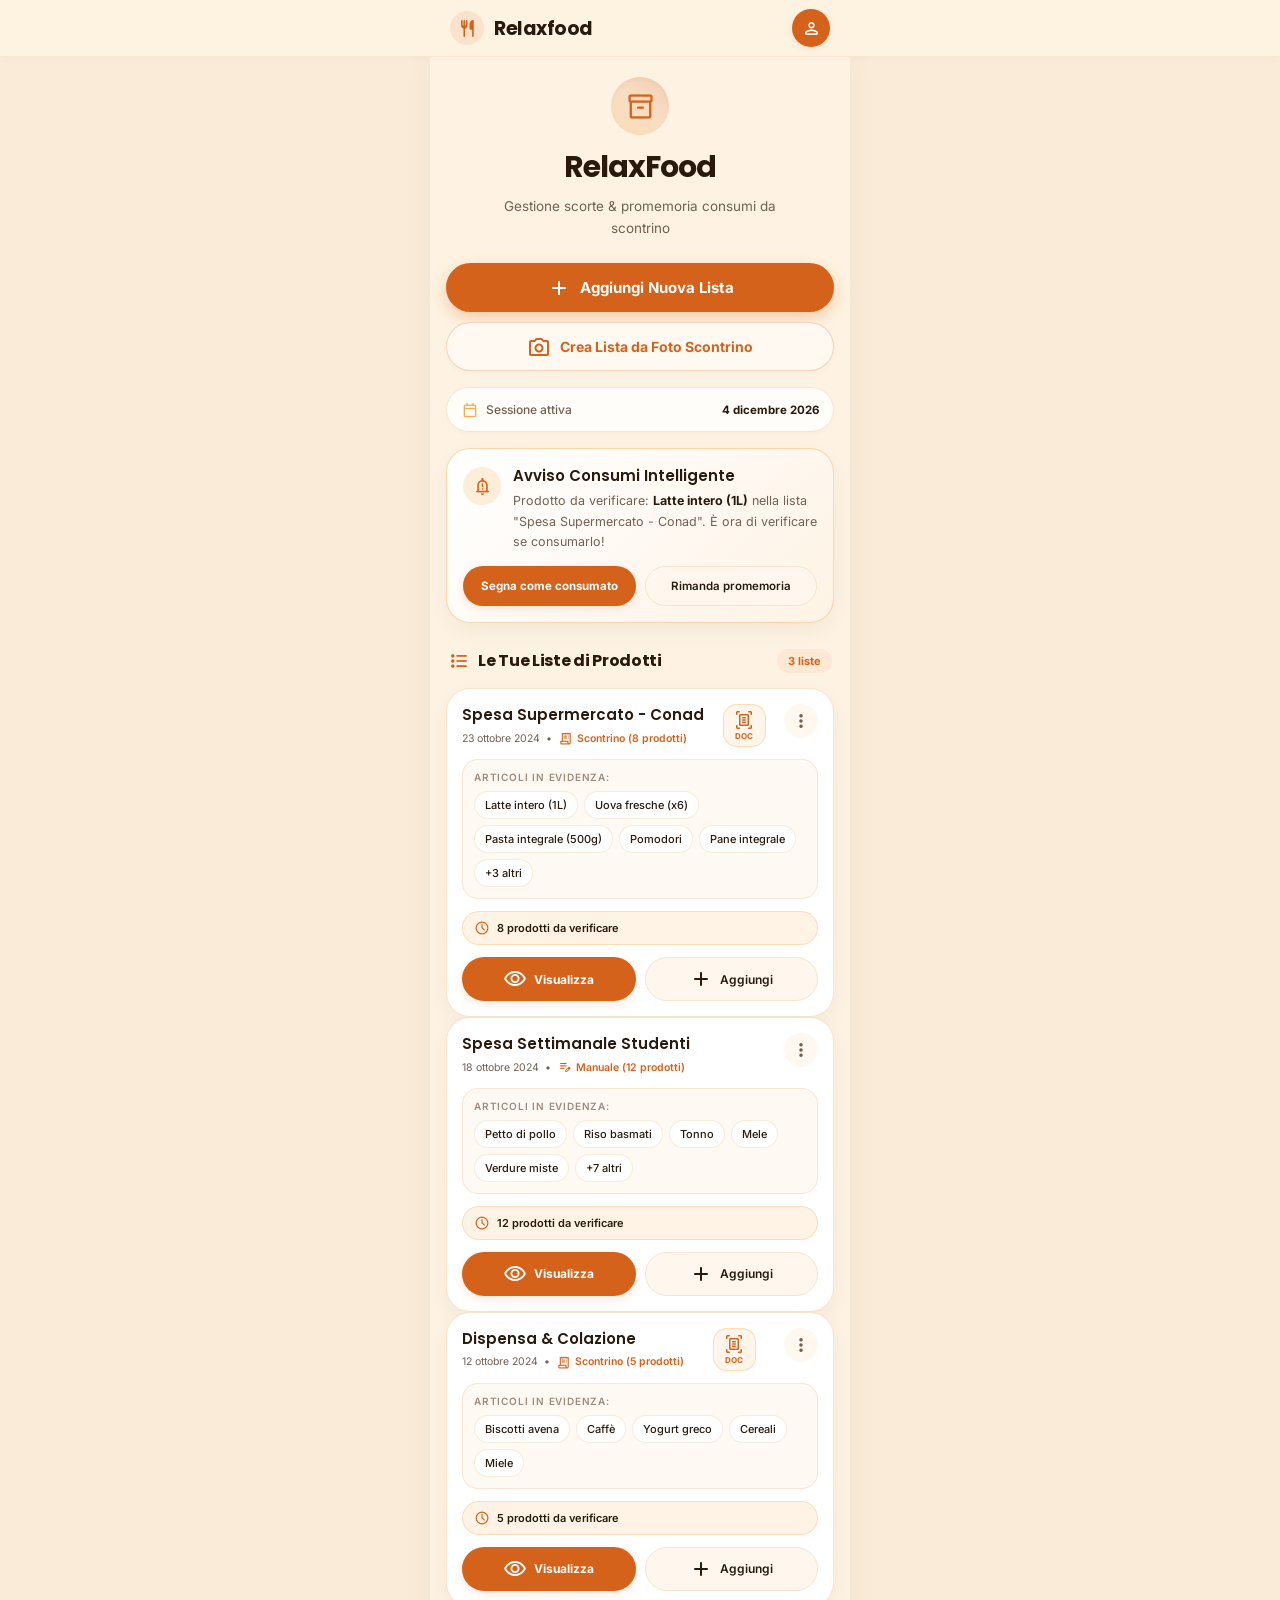
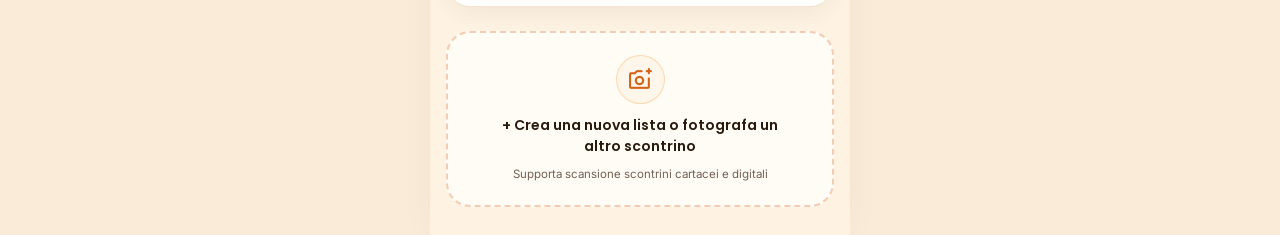
<file: index.html>
<!DOCTYPE html>
<html lang="it">
<head>
  <meta charset="UTF-8">
  <meta name="viewport" content="width=device-width, initial-scale=1.0, viewport-fit=cover">
  <meta name="theme-color" content="#FEF3E2">
  <link rel="shortcut icon" href="img/food.png" type="image/x-icon">
  <title>RelaxFood</title>
  <!-- === FONT E ICONE === -->
  <link rel="preconnect" href="https://fonts.googleapis.com">
  <link rel="preconnect" href="https://fonts.gstatic.com" crossorigin>
  <link rel="stylesheet" href="style.css">
  <link href="https://fonts.googleapis.com/css2?family=Inter:wght@400;500;600;700&family=Poppins:wght@500;600;700&display=swap" rel="stylesheet">
  <link href="https://fonts.googleapis.com/css2?family=Material+Symbols+Rounded:opsz,wght,FILL,GRAD@20..48,400,0,0&display=swap" rel="stylesheet">
</head>

<body>
  <!-- === HEADER E LOGO === -->
  <header class="app-header">
    <div class="header-inner">
      <div class="brand">
        <div class="brand-icon">
          <span class="material-symbols-rounded">restaurant</span>
        </div>
        <h1>Relaxfood</h1>
      </div>

      <button class="profile-button" id="profileButton" type="button" aria-label="Profilo">
        <span class="material-symbols-rounded">person</span>
      </button>
    </div>
  </header>

  <!-- === CONTENUTO PRINCIPALE === -->
  <main>
    <!-- === INTRODUZIONE === -->
    <section class="intro" aria-labelledby="pageTitle">
      <div class="intro-icon">
        <span class="material-symbols-rounded">inventory_2</span>
      </div>
      <h2 id="pageTitle">RelaxFood</h2>
      <p>Gestione scorte &amp; promemoria consumi da scontrino</p>
    </section>

    <!-- === AZIONI PRINCIPALI === -->
    <section class="main-actions" aria-label="Crea una lista">
      <button class="primary-button" id="newListButton" type="button">
        <span class="material-symbols-rounded">add</span>
        <span>Aggiungi Nuova Lista</span>
      </button>

      <button class="secondary-button" id="receiptButton" type="button">
        <span class="material-symbols-rounded">photo_camera</span>
        <span>Crea Lista da Foto Scontrino</span>
      </button>
    </section>

    <!-- === MODULO DI CREAZIONE LISTA === -->
    <section class="creation-panel hidden" id="creationPanel" aria-labelledby="creationTitle">
      <div class="panel-heading">
        <h3 id="creationTitle">Nuova lista</h3>
        <button class="icon-button" id="closeCreationButton" type="button" aria-label="Chiudi modulo">
          <span class="material-symbols-rounded">close</span>
        </button>
      </div>

      <form id="listForm">
        <div class="field">
          <label for="listName">Nome della lista</label>
          <input id="listName" name="listName" type="text" maxlength="80"
                 placeholder="Es. Spesa settimanale" required>
        </div>

        <div class="creation-date">
          <span class="material-symbols-rounded">calendar_today</span>
          <span>Data della lista: <strong id="creationDate"></strong></span>
        </div>

        <div class="field">
          <label>Prodotti acquistati</label>
          <span class="field-hint">Inserisci un prodotto per riga e, se la conosci, la sua data di scadenza.</span>
          <div class="product-entry-list" id="manualProductRows"></div>
          <button class="add-product-row-button" id="addManualProductButton" type="button">
            <span class="material-symbols-rounded">add</span> Aggiungi prodotto
          </button>
        </div>

        <div class="form-actions">
          <button class="secondary-button" id="cancelCreationButton" type="button">Annulla</button>
          <button class="primary-button" type="submit">
            <span class="material-symbols-rounded">check</span>
            Crea lista
          </button>
        </div>
      </form>
    </section>

    <!-- === DATA DELLA SESSIONE === -->
    <section class="session-badge" aria-label="Data corrente">
      <div class="session-label">
        <span class="material-symbols-rounded">calendar_today</span>
        <span>Sessione attiva</span>
      </div>
      <span class="session-date" id="todayDate"></span>
    </section>

    <!-- === PROMEMORIA CONSUMI === -->
    <section class="reminder-card" id="reminderCard" aria-labelledby="reminderTitle">
      <div class="reminder-top">
        <div class="reminder-icon">
          <span class="material-symbols-rounded">notification_important</span>
        </div>

        <div class="reminder-content">
          <h3 id="reminderTitle">Avviso Consumi Intelligente</h3>
          <p id="reminderText">
            Hai acquistato <strong>Latte Intero</strong> nella tua lista della spesa.
            È ora di verificare se consumarlo!
          </p>
        </div>
      </div>

      <div class="reminder-actions">
        <button class="primary-button" id="consumedButton" type="button">
          Segna come consumato
        </button>
        <button class="secondary-button" id="snoozeButton" type="button">
          Rimanda promemoria
        </button>
      </div>
    </section>

    <!-- === ELENCO DELLE LISTE === -->
    <section class="lists-section" aria-labelledby="listsTitle">
      <div class="section-heading">
        <div class="section-title">
          <span class="material-symbols-rounded">format_list_bulleted</span>
          <h3 id="listsTitle">Le Tue Liste di Prodotti</h3>
        </div>
        <span class="list-count" id="listCount">0 liste</span>
      </div>

      <div id="listsContainer" aria-live="polite"></div>
    </section>

    <!-- === CREAZIONE RAPIDA === -->
    <button class="bottom-prompt" id="bottomCreateButton" type="button">
      <span class="bottom-prompt-icon">
        <span class="material-symbols-rounded">add_a_photo</span>
      </span>
      <strong>+ Crea una nuova lista o fotografa un altro scontrino</strong>
      <span>Supporta scansione scontrini cartacei e digitali</span>
    </button>
  </main>

  <!-- === FINESTRA MODALE FOTOCAMERA E SCANNER === -->
  <div class="modal-backdrop hidden" id="photoModal" role="dialog"
       aria-modal="true" aria-labelledby="photoModalTitle">
    <section class="modal">
      <div class="modal-header">
        <h3 id="photoModalTitle">Lista da scontrino</h3>
        <button class="icon-button" id="closePhotoButton" type="button" aria-label="Chiudi">
          <span class="material-symbols-rounded">close</span>
        </button>
      </div>

      <p>
        Fotografa lo scontrino o scegli un'immagine. Se il browser supporta
        il riconoscimento del testo, proveremo a estrarre i prodotti.
        Controlla sempre il risultato prima di creare la lista.
      </p>

      <label class="camera-label" for="receiptInput">
        <span class="material-symbols-rounded">photo_camera</span>
        Scatta una foto o scegli un'immagine
        <input id="receiptInput" type="file" accept="image/*" capture="environment">
      </label>

      <img id="receiptPreview" class="photo-preview hidden" alt="Anteprima dello scontrino">

      <div class="field">
        <label for="receiptListName">Nome della lista</label>
        <input id="receiptListName" type="text" maxlength="80" placeholder="Es. Spesa Conad">
      </div>

      <div class="field">
        <label>Prodotti rilevati o da inserire</label>
        <span class="field-hint">Controlla i nomi e aggiungi la scadenza di ogni alimento, se disponibile. Lo scontrino normalmente non riporta la data di scadenza.</span>
        <div class="product-entry-list" id="receiptProductRows"></div>
        <button class="add-product-row-button" id="addReceiptProductButton" type="button">
          <span class="material-symbols-rounded">add</span> Aggiungi prodotto
        </button>
      </div>

      <p class="feedback" id="photoFeedback" role="status" aria-live="polite"></p>

      <div class="modal-actions">
        <button class="secondary-button" id="cancelPhotoButton" type="button">Annulla</button>
        <button class="primary-button" id="createFromPhotoButton" type="button">Crea lista</button>
      </div>
    </section>
  </div>

  <!-- === FINESTRA MODALE PROFILO === -->
  <div class="modal-backdrop hidden" id="profileModal" role="dialog"
       aria-modal="true" aria-labelledby="profileModalTitle">
    <section class="modal">
      <div class="modal-header">
        <h3 id="profileModalTitle">Il tuo profilo</h3>
        <button class="icon-button" id="closeProfileButton" type="button" aria-label="Chiudi">
          <span class="material-symbols-rounded">close</span>
        </button>
      </div>
      <p>Benvenuto in RelaxFood! Le tue liste sono salvate in questo browser.</p>
      <div class="creation-date">
        <span class="material-symbols-rounded">inventory_2</span>
        <span id="profileStats">Le tue liste: 0</span>
      </div>
      <button class="primary-button full-width" id="closeProfileAction" type="button">Chiudi</button>
    </section>
  </div>

  <!-- === MESSAGGIO DI CONFERMA === -->
  <div class="toast hidden" id="toast" role="status" aria-live="polite"></div>
  <script src="script.js"></script>
</body>
</html>
</file>
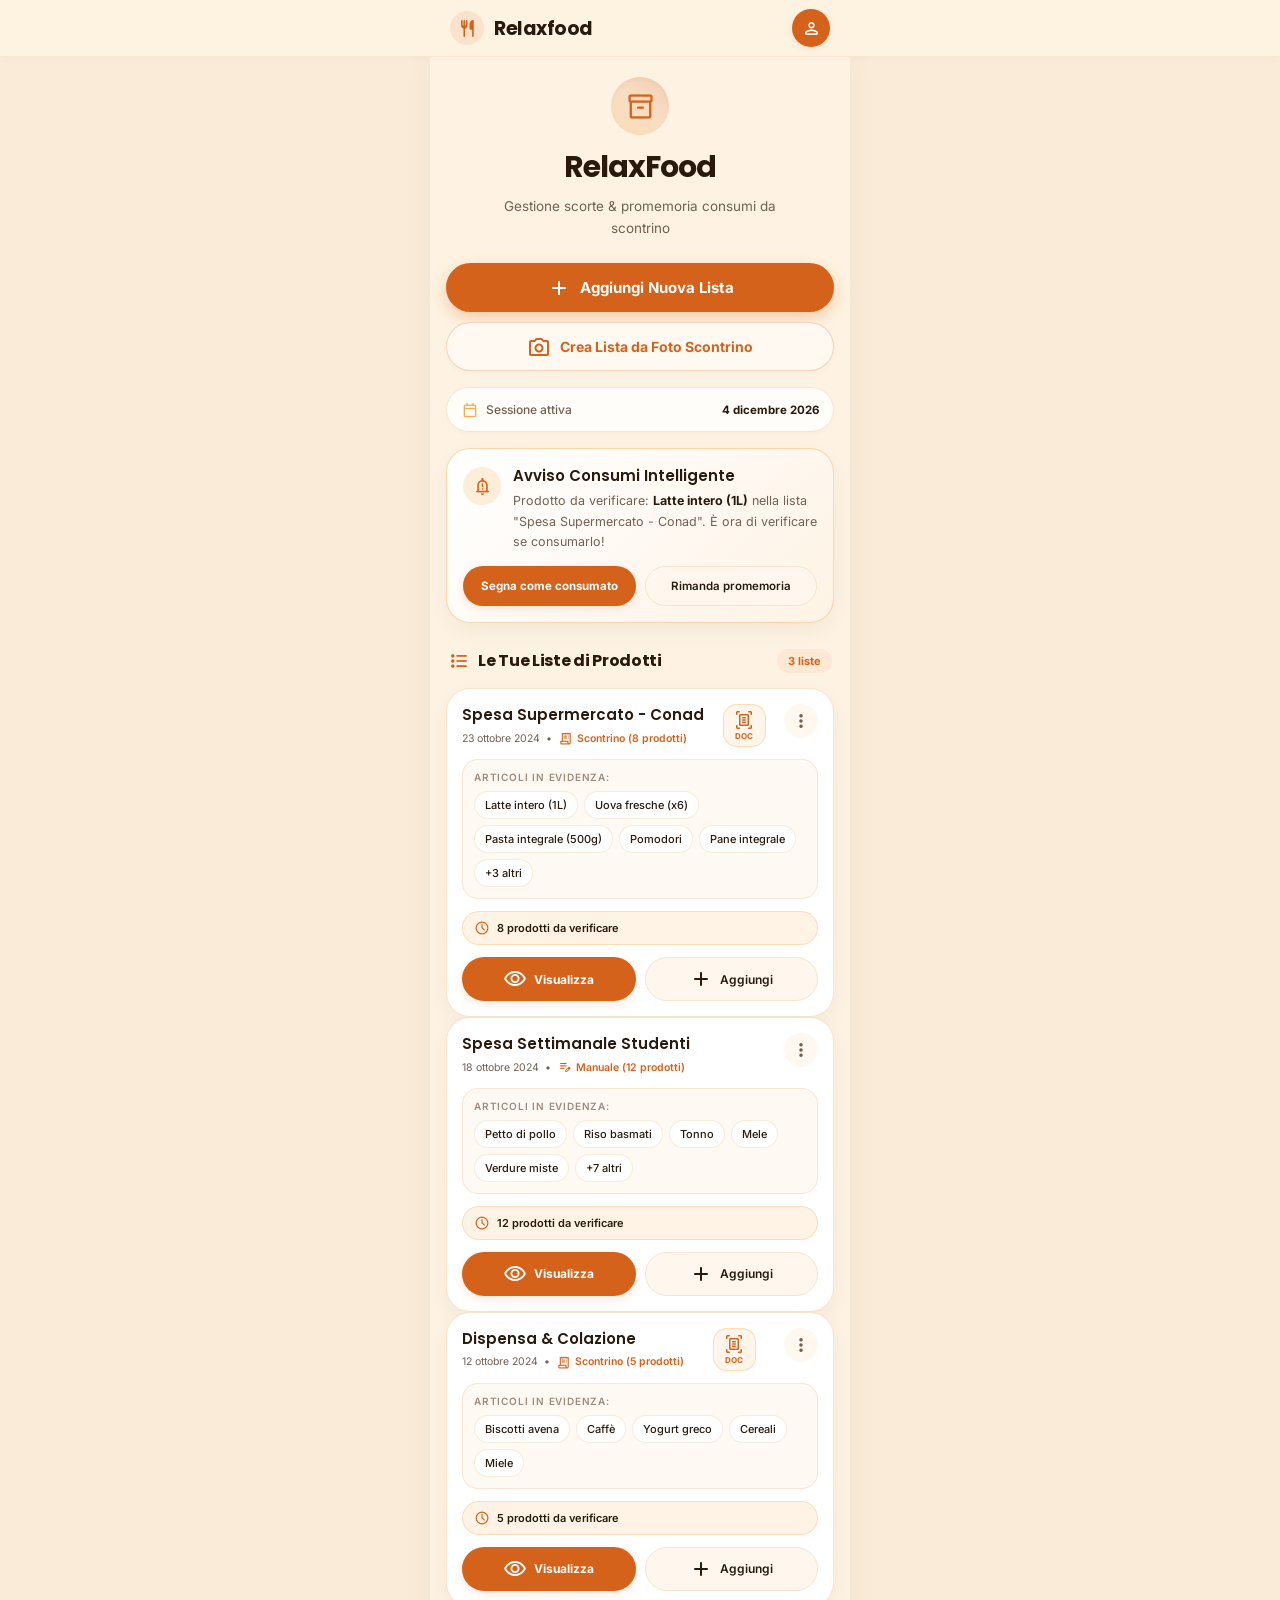
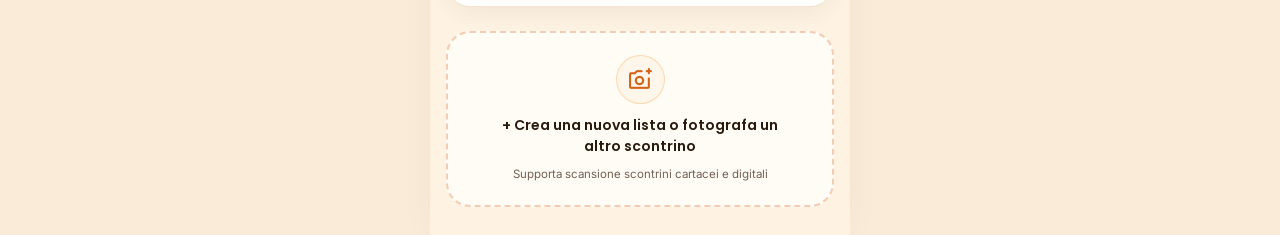
<file: relaxfood_scadenze.html>
<!DOCTYPE html>
<html lang="it">
<head>
  <meta charset="UTF-8">
  <meta name="viewport" content="width=device-width, initial-scale=1.0, viewport-fit=cover">
  <meta name="theme-color" content="#FEF3E2">
  <link rel="shortcut icon" href="img/food.png" type="image/x-icon">
  <title>RelaxFood</title>
  <!-- === FONT E ICONE === -->
  <link rel="preconnect" href="https://fonts.googleapis.com">
  <link rel="preconnect" href="https://fonts.gstatic.com" crossorigin>
  <link rel="stylesheet" href="style.css">
  <link href="https://fonts.googleapis.com/css2?family=Inter:wght@400;500;600;700&family=Poppins:wght@500;600;700&display=swap" rel="stylesheet">
  <link href="https://fonts.googleapis.com/css2?family=Material+Symbols+Rounded:opsz,wght,FILL,GRAD@20..48,400,0,0&display=swap" rel="stylesheet">
</head>

<body>
  <!-- === HEADER E LOGO === -->
  <header class="app-header">
    <div class="header-inner">
      <div class="brand">
        <div class="brand-icon">
          <span class="material-symbols-rounded">restaurant</span>
        </div>
        <h1>Relaxfood</h1>
      </div>

      <button class="profile-button" id="profileButton" type="button" aria-label="Profilo">
        <span class="material-symbols-rounded">person</span>
      </button>
    </div>
  </header>

  <!-- === CONTENUTO PRINCIPALE === -->
  <main>
    <!-- === INTRODUZIONE === -->
    <section class="intro" aria-labelledby="pageTitle">
      <div class="intro-icon">
        <span class="material-symbols-rounded">inventory_2</span>
      </div>
      <h2 id="pageTitle">RelaxFood</h2>
      <p>Gestione scorte &amp; promemoria consumi da scontrino</p>
    </section>

    <!-- === AZIONI PRINCIPALI === -->
    <section class="main-actions" aria-label="Crea una lista">
      <button class="primary-button" id="newListButton" type="button">
        <span class="material-symbols-rounded">add</span>
        <span>Aggiungi Nuova Lista</span>
      </button>

      <button class="secondary-button" id="receiptButton" type="button">
        <span class="material-symbols-rounded">photo_camera</span>
        <span>Crea Lista da Foto Scontrino</span>
      </button>
    </section>

    <!-- === MODULO DI CREAZIONE LISTA === -->
    <section class="creation-panel hidden" id="creationPanel" aria-labelledby="creationTitle">
      <div class="panel-heading">
        <h3 id="creationTitle">Nuova lista</h3>
        <button class="icon-button" id="closeCreationButton" type="button" aria-label="Chiudi modulo">
          <span class="material-symbols-rounded">close</span>
        </button>
      </div>

      <form id="listForm">
        <div class="field">
          <label for="listName">Nome della lista</label>
          <input id="listName" name="listName" type="text" maxlength="80"
                 placeholder="Es. Spesa settimanale" required>
        </div>

        <div class="creation-date">
          <span class="material-symbols-rounded">calendar_today</span>
          <span>Data della lista: <strong id="creationDate"></strong></span>
        </div>

        <div class="field">
          <label>Prodotti acquistati</label>
          <span class="field-hint">Inserisci un prodotto per riga e, se la conosci, la sua data di scadenza.</span>
          <div class="product-entry-list" id="manualProductRows"></div>
          <button class="add-product-row-button" id="addManualProductButton" type="button">
            <span class="material-symbols-rounded">add</span> Aggiungi prodotto
          </button>
        </div>

        <div class="form-actions">
          <button class="secondary-button" id="cancelCreationButton" type="button">Annulla</button>
          <button class="primary-button" type="submit">
            <span class="material-symbols-rounded">check</span>
            Crea lista
          </button>
        </div>
      </form>
    </section>

    <!-- === DATA DELLA SESSIONE === -->
    <section class="session-badge" aria-label="Data corrente">
      <div class="session-label">
        <span class="material-symbols-rounded">calendar_today</span>
        <span>Sessione attiva</span>
      </div>
      <span class="session-date" id="todayDate"></span>
    </section>

    <!-- === PROMEMORIA CONSUMI === -->
    <section class="reminder-card" id="reminderCard" aria-labelledby="reminderTitle">
      <div class="reminder-top">
        <div class="reminder-icon">
          <span class="material-symbols-rounded">notification_important</span>
        </div>

        <div class="reminder-content">
          <h3 id="reminderTitle">Avviso Consumi Intelligente</h3>
          <p id="reminderText">
            Hai acquistato <strong>Latte Intero</strong> nella tua lista della spesa.
            È ora di verificare se consumarlo!
          </p>
        </div>
      </div>

      <div class="reminder-actions">
        <button class="primary-button" id="consumedButton" type="button">
          Segna come consumato
        </button>
        <button class="secondary-button" id="snoozeButton" type="button">
          Rimanda promemoria
        </button>
      </div>
    </section>

    <!-- === ELENCO DELLE LISTE === -->
    <section class="lists-section" aria-labelledby="listsTitle">
      <div class="section-heading">
        <div class="section-title">
          <span class="material-symbols-rounded">format_list_bulleted</span>
          <h3 id="listsTitle">Le Tue Liste di Prodotti</h3>
        </div>
        <span class="list-count" id="listCount">0 liste</span>
      </div>

      <div id="listsContainer" aria-live="polite"></div>
    </section>

    <!-- === CREAZIONE RAPIDA === -->
    <button class="bottom-prompt" id="bottomCreateButton" type="button">
      <span class="bottom-prompt-icon">
        <span class="material-symbols-rounded">add_a_photo</span>
      </span>
      <strong>+ Crea una nuova lista o fotografa un altro scontrino</strong>
      <span>Supporta scansione scontrini cartacei e digitali</span>
    </button>
  </main>

  <!-- === FINESTRA MODALE FOTOCAMERA E SCANNER === -->
  <div class="modal-backdrop hidden" id="photoModal" role="dialog"
       aria-modal="true" aria-labelledby="photoModalTitle">
    <section class="modal">
      <div class="modal-header">
        <h3 id="photoModalTitle">Lista da scontrino</h3>
        <button class="icon-button" id="closePhotoButton" type="button" aria-label="Chiudi">
          <span class="material-symbols-rounded">close</span>
        </button>
      </div>

      <p>
        Fotografa lo scontrino o scegli un'immagine. Se il browser supporta
        il riconoscimento del testo, proveremo a estrarre i prodotti.
        Controlla sempre il risultato prima di creare la lista.
      </p>

      <label class="camera-label" for="receiptInput">
        <span class="material-symbols-rounded">photo_camera</span>
        Scatta una foto o scegli un'immagine
        <input id="receiptInput" type="file" accept="image/*" capture="environment">
      </label>

      <img id="receiptPreview" class="photo-preview hidden" alt="Anteprima dello scontrino">

      <div class="field">
        <label for="receiptListName">Nome della lista</label>
        <input id="receiptListName" type="text" maxlength="80" placeholder="Es. Spesa Conad">
      </div>

      <div class="field">
        <label>Prodotti rilevati o da inserire</label>
        <span class="field-hint">Controlla i nomi e aggiungi la scadenza di ogni alimento, se disponibile. Lo scontrino normalmente non riporta la data di scadenza.</span>
        <div class="product-entry-list" id="receiptProductRows"></div>
        <button class="add-product-row-button" id="addReceiptProductButton" type="button">
          <span class="material-symbols-rounded">add</span> Aggiungi prodotto
        </button>
      </div>

      <p class="feedback" id="photoFeedback" role="status" aria-live="polite"></p>

      <div class="modal-actions">
        <button class="secondary-button" id="cancelPhotoButton" type="button">Annulla</button>
        <button class="primary-button" id="createFromPhotoButton" type="button">Crea lista</button>
      </div>
    </section>
  </div>

  <!-- === FINESTRA MODALE PROFILO === -->
  <div class="modal-backdrop hidden" id="profileModal" role="dialog"
       aria-modal="true" aria-labelledby="profileModalTitle">
    <section class="modal">
      <div class="modal-header">
        <h3 id="profileModalTitle">Il tuo profilo</h3>
        <button class="icon-button" id="closeProfileButton" type="button" aria-label="Chiudi">
          <span class="material-symbols-rounded">close</span>
        </button>
      </div>
      <p>Benvenuto in RelaxFood! Le tue liste sono salvate in questo browser.</p>
      <div class="creation-date">
        <span class="material-symbols-rounded">inventory_2</span>
        <span id="profileStats">Le tue liste: 0</span>
      </div>
      <button class="primary-button full-width" id="closeProfileAction" type="button">Chiudi</button>
    </section>
  </div>

  <!-- === MESSAGGIO DI CONFERMA === -->
  <div class="toast hidden" id="toast" role="status" aria-live="polite"></div>
  <script src="script.js"></script>
</body>
</html>
</file>
<file: style.css>
/* === VARIABILI DEL DESIGN === */
    :root {
      --terracotta: #D4621A;
      --terracotta-hover: #BC5314;
      --terracotta-light: #FCE8D3;
      --terracotta-pale: #FFF6EB;
      --amber: #F4AE52;
      --amber-light: #FDEFD9;
      --warm-bg: #FEF3E2;
      --espresso: #2A1A0E;
      --espresso-muted: #736053;
      --espresso-light: #9E8B7E;
      --card-border: #F6E4CE;
      --white: #FFFFFF;
      --success: #2E7D32;
      --success-bg: #EBF7EE;
      --shadow-warm: 0 8px 24px -4px rgba(42, 26, 14, 0.07);
      --shadow-hover: 0 12px 28px -4px rgba(42, 26, 14, 0.12);
      --shadow-cta: 0 6px 18px -2px rgba(212, 98, 26, 0.35);
      --radius-card: 24px;
      --radius-button: 999px;
    }

    /* === RESET E STILI GENERALI === */
    * {
      box-sizing: border-box;
    }

    html {
      scroll-behavior: smooth;
      -webkit-text-size-adjust: 100%;
    }

    body {
      margin: 0;
      min-height: 100vh;
      min-height: 100dvh;
      background: var(--warm-bg);
      color: var(--espresso);
      font-family: "Inter", sans-serif;
      -webkit-font-smoothing: antialiased;
    }

    button, input, textarea, select {
      font: inherit;
    }

    button {
      cursor: pointer;
      -webkit-tap-highlight-color: transparent;
    }

    button:focus-visible,
    input:focus-visible,
    textarea:focus-visible {
      outline: 3px solid rgba(212, 98, 26, 0.35);
      outline-offset: 3px;
    }

    button:disabled {
      opacity: 0.55;
      cursor: not-allowed;
    }

    .material-symbols-rounded {
      font-family: "Material Symbols Rounded";
      font-weight: normal;
      font-style: normal;
      font-size: 24px;
      line-height: 1;
      display: inline-flex;
      align-items: center;
      justify-content: center;
      white-space: nowrap;
      direction: ltr;
      -webkit-font-feature-settings: "liga";
      -webkit-font-smoothing: antialiased;
    }

    .hidden {
      display: none !important;
    }

    .muted {
      color: var(--espresso-muted);
    }

    .primary-button {
      min-height: 46px;
      padding: 11px 16px;
      border: 0;
      border-radius: var(--radius-button);
      background: var(--terracotta);
      color: white;
      font-size: 13px;
      font-weight: 700;
      display: inline-flex;
      align-items: center;
      justify-content: center;
      gap: 7px;
      box-shadow: 0 3px 9px rgba(212, 98, 26, 0.14);
      transition: background 0.2s, transform 0.2s;
    }

    .primary-button:hover {
      background: var(--terracotta-hover);
    }

    .primary-button:active {
      transform: scale(0.98);
    }

    .secondary-button {
      min-height: 42px;
      padding: 10px 14px;
      border: 1px solid var(--card-border);
      border-radius: var(--radius-button);
      background: #FFF7EE;
      color: var(--espresso);
      font-size: 13px;
      font-weight: 600;
      display: inline-flex;
      align-items: center;
      justify-content: center;
      gap: 7px;
      transition: background 0.2s;
    }

    .secondary-button:hover {
      background: #FDF0E0;
    }

    .full-width {
      width: 100%;
    }

    /* === HEADER FISSO === */
    .app-header {
      position: sticky;
      top: 0;
      z-index: 20;
      width: 100%;
      background: rgba(254, 243, 226, 0.93);
      backdrop-filter: blur(12px);
      -webkit-backdrop-filter: blur(12px);
      border-bottom: 1px solid rgba(246, 228, 206, 0.8);
      padding-top: env(safe-area-inset-top, 0px);
    }

    .header-inner {
      height: 56px;
      max-width: 420px;
      margin: auto;
      padding: 0 20px;
      display: flex;
      align-items: center;
      justify-content: space-between;
    }

    .brand {
      display: flex;
      align-items: center;
      gap: 10px;
    }

    .brand-icon {
      width: 34px;
      height: 34px;
      border-radius: 50%;
      background: rgba(212, 98, 26, 0.10);
      color: var(--terracotta);
      display: grid;
      place-items: center;
    }

    .brand-icon .material-symbols-rounded {
      font-size: 21px;
    }

    .brand h1 {
      margin: 0;
      font: 700 19px "Poppins", sans-serif;
      letter-spacing: -0.5px;
    }

    .profile-button {
      width: 38px;
      height: 38px;
      border: 0;
      border-radius: 50%;
      background: var(--terracotta);
      color: white;
      display: grid;
      place-items: center;
      box-shadow: 0 2px 6px rgba(42, 26, 14, 0.08);
    }

    .profile-button .material-symbols-rounded {
      font-size: 21px;
    }

    /* === CONTENITORE PRINCIPALE === */
    main {
      width: 100%;
      max-width: 420px;
      min-height: calc(100dvh - 56px);
      margin: 0 auto;
      padding: 0 16px calc(28px + env(safe-area-inset-bottom, 0px));
    }

    /* === INTRODUZIONE === */
    .intro {
      padding: 20px 0 24px;
      display: flex;
      flex-direction: column;
      align-items: center;
      text-align: center;
    }

    .intro-icon {
      width: 58px;
      height: 58px;
      margin-bottom: 10px;
      border-radius: 50%;
      background: linear-gradient(35deg, rgba(244,174,82,.32), rgba(212,98,26,.15), rgba(212,98,26,.25));
      box-shadow: inset 0 2px 5px rgba(42,26,14,.04);
      color: var(--terracotta);
      display: grid;
      place-items: center;
    }

    .intro-icon .material-symbols-rounded {
      font-size: 29px;
    }

    .intro h2 {
      margin: 0;
      font: 700 30px "Poppins", sans-serif;
      letter-spacing: -1px;
    }

    .intro p {
      max-width: 280px;
      margin: 6px 0 0;
      color: var(--espresso-muted);
      font-size: 13.5px;
      line-height: 1.6;
    }

    /* === AZIONI PRINCIPALI === */
    .main-actions {
      display: flex;
      flex-direction: column;
      gap: 10px;
      margin-bottom: 16px;
    }

    .main-actions button {
      width: 100%;
      min-height: 49px;
      border-radius: var(--radius-button);
      display: flex;
      align-items: center;
      justify-content: center;
      gap: 9px;
      font-size: 14px;
      font-weight: 700;
      transition: transform 0.2s, background 0.2s;
    }

    .main-actions .primary-button {
      font-size: 15px;
      box-shadow: var(--shadow-cta);
    }

    .main-actions .secondary-button {
      background: #FFF9F1;
      border-color: rgba(212, 98, 26, 0.25);
      color: var(--terracotta);
      box-shadow: 0 2px 5px rgba(42, 26, 14, 0.03);
    }

    .main-actions .secondary-button:hover {
      background: #FFF4E4;
    }

    /* === PANNELLO CREAZIONE LISTA === */
    .creation-panel {
      margin-bottom: 18px;
      padding: 17px;
      background: white;
      border: 1px solid var(--card-border);
      border-radius: var(--radius-card);
      box-shadow: var(--shadow-warm);
      scroll-margin-top: 76px;
    }

    .panel-heading {
      display: flex;
      align-items: center;
      justify-content: space-between;
      gap: 12px;
      margin-bottom: 14px;
    }

    .panel-heading h3 {
      margin: 0;
      font: 600 17px "Poppins", sans-serif;
    }

    .icon-button {
      width: 36px;
      height: 36px;
      border: 0;
      border-radius: 50%;
      background: #FFF5EA;
      color: var(--terracotta);
      display: grid;
      place-items: center;
    }

    .field {
      display: flex;
      flex-direction: column;
      gap: 7px;
      margin-bottom: 13px;
    }

    .field label {
      font-size: 12px;
      font-weight: 700;
      color: var(--espresso-muted);
    }

    .field input,
    .field textarea {
      width: 100%;
      min-height: 45px;
      padding: 12px 13px;
      border: 1px solid var(--card-border);
      border-radius: 13px;
      background: #FFFCF8;
      color: var(--espresso);
      font-size: 14px;
    }

    .field textarea {
      min-height: 100px;
      resize: vertical;
      line-height: 1.6;
    }

    .field input::placeholder,
    .field textarea::placeholder {
      color: #B4A397;
    }

    .field-hint {
      font-size: 11px;
      line-height: 1.5;
      color: var(--espresso-light);
    }

    /* === RIGHE PRODOTTO CON SCADENZA FACOLTATIVA === */
    .product-entry-list {
      display: flex;
      flex-direction: column;
      gap: 10px;
      margin: 9px 0 12px;
    }

    .product-entry {
      padding: 11px;
      border: 1px solid var(--card-border);
      border-radius: 15px;
      background: #FFFCF8;
    }

    .product-entry-fields {
      display: grid;
      grid-template-columns: minmax(0, 1fr);
      gap: 8px;
    }

    .product-entry label,
    .expiry-field-label {
      display: flex;
      flex-direction: column;
      gap: 5px;
      color: var(--espresso-muted);
      font-size: 11px;
      font-weight: 700;
    }

    .product-entry input,
    .detail-expiry-input {
      width: 100%;
      min-width: 0;
      min-height: 40px;
      padding: 9px 10px;
      border: 1px solid var(--card-border);
      border-radius: 10px;
      background: white;
      color: var(--espresso);
      font-size: 12px;
    }

    .product-entry-actions {
      display: flex;
      justify-content: flex-end;
      margin-top: 6px;
    }

    .product-entry-remove {
      border: 0;
      background: transparent;
      color: #B3261E;
      font-size: 11px;
      font-weight: 600;
      padding: 5px 3px;
    }

    .add-product-row-button {
      width: 100%;
      min-height: 40px;
      border: 1px dashed rgba(212,98,26,.4);
      border-radius: 12px;
      background: var(--terracotta-pale);
      color: var(--terracotta);
      display: flex;
      align-items: center;
      justify-content: center;
      gap: 6px;
      font-size: 12px;
      font-weight: 700;
    }

    .expiry-badge {
      display: inline-flex;
      align-items: center;
      gap: 4px;
      margin-top: 5px;
      padding: 4px 7px;
      border-radius: 8px;
      background: #F2F5E9;
      color: #49652C;
      font-size: 10px;
      line-height: 1.4;
      font-weight: 600;
    }

    .expiry-badge.soon {
      background: #FFF0D9;
      color: #92520B;
    }

    .expiry-badge.expired {
      background: #FCE8E6;
      color: #B3261E;
    }

    .detail-product {
      align-items: flex-start;
    }

    .detail-product-main {
      min-width: 0;
      flex: 1;
      display: flex;
      flex-direction: column;
      gap: 5px;
    }

    .detail-product-main > label {
      flex: initial;
    }

    .detail-expiry-input {
      min-height: 34px;
      max-width: 190px;
      padding: 6px 8px;
      font-size: 11px;
    }

    @media (min-width: 360px) {
      .product-entry-fields {
        grid-template-columns: minmax(0, 1.15fr) minmax(0, .85fr);
      }
    }

    .creation-date {
      display: flex;
      align-items: center;
      gap: 7px;
      padding: 10px 12px;
      margin-bottom: 14px;
      border-radius: 12px;
      background: var(--terracotta-pale);
      color: var(--espresso-muted);
      font-size: 12px;
    }

    .creation-date .material-symbols-rounded {
      color: var(--amber);
      font-size: 19px;
    }

    .form-actions {
      display: flex;
      gap: 8px;
    }

    .form-actions > button {
      flex: 1;
    }

    /* === DATA DELLA SESSIONE === */
    .session-badge {
      min-height: 45px;
      margin-bottom: 16px;
      padding: 10px 14px;
      display: flex;
      align-items: center;
      justify-content: space-between;
      gap: 8px;
      background: rgba(255,255,255,.82);
      border: 1px solid var(--card-border);
      border-radius: var(--radius-button);
      box-shadow: 0 2px 5px rgba(42,26,14,.025);
    }

    .session-label {
      display: flex;
      align-items: center;
      gap: 7px;
      color: var(--espresso-muted);
      font-size: 12px;
      font-weight: 500;
    }

    .session-label .material-symbols-rounded {
      color: var(--amber);
      font-size: 18px;
    }

    .session-date {
      text-align: right;
      font-size: 11.5px;
      font-weight: 700;
    }

    /* === PROMEMORIA INTELLIGENTE === */
    .reminder-card {
      padding: 16px;
      margin-bottom: 25px;
      display: flex;
      flex-direction: column;
      gap: 13px;
      border: 1px solid rgba(244,174,82,.45);
      border-radius: var(--radius-card);
      background: linear-gradient(135deg, white, #FFF9F3, #FEF3E4);
      box-shadow: var(--shadow-warm);
    }

    .reminder-top {
      display: flex;
      align-items: flex-start;
      gap: 12px;
    }

    .reminder-icon {
      flex-shrink: 0;
      width: 38px;
      height: 38px;
      margin-top: 2px;
      border-radius: 50%;
      background: rgba(244,174,82,.2);
      color: var(--terracotta);
      display: grid;
      place-items: center;
    }

    .reminder-icon .material-symbols-rounded {
      font-size: 21px;
    }

    .reminder-content h3 {
      margin: 0;
      font: 600 15px "Poppins", sans-serif;
      line-height: 1.4;
    }

    .reminder-content p {
      margin: 5px 0 0;
      color: var(--espresso-muted);
      font-size: 12.5px;
      line-height: 1.65;
    }

    .reminder-content strong {
      color: var(--espresso);
    }

    .reminder-actions {
      display: grid;
      grid-template-columns: 1fr 1fr;
      gap: 9px;
    }

    .reminder-actions button {
      min-height: 40px;
      padding: 9px 7px;
      font-size: 11.5px;
    }

    /* === SEZIONE LISTE === */
    .lists-section {
      display: flex;
      flex-direction: column;
      gap: 15px;
    }

    .section-heading {
      display: flex;
      align-items: center;
      justify-content: space-between;
      gap: 10px;
      padding: 0 2px;
    }

    .section-title {
      display: flex;
      align-items: center;
      gap: 8px;
    }

    .section-title .material-symbols-rounded {
      color: var(--terracotta);
      font-size: 22px;
    }

    .section-title h3 {
      margin: 0;
      font: 700 16px "Poppins", sans-serif;
      letter-spacing: -0.3px;
    }

    .list-count {
      flex-shrink: 0;
      padding: 5px 11px;
      border-radius: var(--radius-button);
      background: var(--terracotta-light);
      color: var(--terracotta);
      font-size: 11px;
      font-weight: 700;
    }

    /* === SINGOLA SCHEDA LISTA === */
    .list-card {
      min-width: 0;
      padding: 15px;
      display: flex;
      flex-direction: column;
      gap: 12px;
      background: white;
      border: 1px solid var(--card-border);
      border-radius: var(--radius-card);
      box-shadow: var(--shadow-warm);
      transition: box-shadow 0.2s;
    }

    .list-card:hover {
      box-shadow: var(--shadow-hover);
    }

    .list-card-header {
      display: flex;
      align-items: flex-start;
      justify-content: space-between;
      gap: 9px;
    }

    .list-title-wrap {
      min-width: 0;
    }

    .list-title {
      margin: 0;
      overflow-wrap: anywhere;
      font: 600 15px "Poppins", sans-serif;
      line-height: 1.45;
    }

    .list-meta {
      margin-top: 5px;
      display: flex;
      align-items: center;
      flex-wrap: wrap;
      gap: 4px 6px;
      color: var(--espresso-muted);
      font-size: 10.5px;
      line-height: 1.5;
    }

    .list-source {
      display: inline-flex;
      align-items: center;
      gap: 4px;
      color: var(--terracotta);
      font-weight: 600;
    }

    .list-source .material-symbols-rounded {
      font-size: 15px;
    }

    .document-badge {
      flex-shrink: 0;
      width: 43px;
      height: 43px;
      border: 1px solid rgba(244,174,82,.35);
      border-radius: 14px;
      background: #FFF5EA;
      color: var(--terracotta);
      display: flex;
      flex-direction: column;
      align-items: center;
      justify-content: center;
      gap: 1px;
    }

    .document-badge .material-symbols-rounded {
      font-size: 20px;
    }

    .document-badge small {
      font-size: 8px;
      font-weight: 700;
    }

    .list-menu-wrap {
      position: relative;
    }

    .list-menu-button {
      width: 34px;
      height: 34px;
      border: 0;
      border-radius: 50%;
      background: #FFF8F0;
      color: var(--espresso-muted);
      display: grid;
      place-items: center;
    }

    .list-menu-button .material-symbols-rounded {
      font-size: 22px;
    }

    .list-menu {
      position: absolute;
      z-index: 10;
      top: 38px;
      right: 0;
      width: 180px;
      padding: 6px;
      border: 1px solid var(--card-border);
      border-radius: 15px;
      background: white;
      box-shadow: var(--shadow-hover);
    }

    .list-menu button {
      width: 100%;
      padding: 11px 10px;
      border: 0;
      border-radius: 9px;
      background: white;
      color: var(--espresso);
      text-align: left;
      display: flex;
      align-items: center;
      gap: 9px;
      font-size: 12px;
    }

    .list-menu button:hover {
      background: #FFF6EB;
    }

    .list-menu .delete-action {
      color: #B3261E;
    }

    .list-menu .material-symbols-rounded {
      font-size: 19px;
    }

    /* === ANTEPRIMA DEI PRODOTTI === */
    .products-preview {
      padding: 11px;
      border: 1px solid rgba(246,228,206,.8);
      border-radius: 16px;
      background: #FFF9F3;
    }

    .preview-label {
      display: block;
      margin-bottom: 8px;
      color: var(--espresso-light);
      font-size: 10px;
      font-weight: 600;
      letter-spacing: .8px;
      text-transform: uppercase;
    }

    .product-chips {
      display: flex;
      flex-wrap: wrap;
      gap: 6px;
    }

    .product-chip {
      max-width: 100%;
      padding: 6px 10px;
      overflow-wrap: anywhere;
      border: 1px solid rgba(246,228,206,.7);
      border-radius: var(--radius-button);
      background: white;
      color: var(--espresso);
      font-size: 11px;
      font-weight: 500;
    }

    .product-chip.consumed {
      opacity: .65;
      text-decoration: line-through;
    }

    .product-chip.expiring {
      border-color: rgba(212,98,26,.4);
      background: var(--terracotta-light);
    }

    /* === STATO DELLA LISTA === */
    .status-bar {
      padding: 8px 11px;
      display: flex;
      align-items: center;
      gap: 7px;
      border: 1px solid rgba(244,174,82,.3);
      border-radius: var(--radius-button);
      background: rgba(244,174,82,.15);
      color: var(--espresso);
      font-size: 11px;
      font-weight: 600;
    }

    .status-bar .material-symbols-rounded {
      flex-shrink: 0;
      color: var(--terracotta);
      font-size: 16px;
    }

    .status-bar.complete {
      border-color: #CDEED5;
      background: var(--success-bg);
      color: #225725;
    }

    .status-bar.complete .material-symbols-rounded {
      color: var(--success);
    }

    /* === PULSANTI DELLE SCHEDE === */
    .card-actions {
      display: grid;
      grid-template-columns: 1fr 1fr;
      gap: 9px;
    }

    .card-actions button {
      min-width: 0;
      min-height: 40px;
      padding: 9px 7px;
      font-size: 12px;
    }

    /* === PANNELLO DI DETTAGLIO === */
    .detail-panel {
      margin-top: 2px;
      padding: 14px;
      border: 1px solid var(--card-border);
      border-radius: 18px;
      background: #FFFCF8;
    }

    .detail-panel h4 {
      margin: 0 0 12px;
      font: 600 14px "Poppins", sans-serif;
    }

    .detail-product {
      display: flex;
      align-items: center;
      gap: 9px;
      padding: 10px 0;
      border-bottom: 1px solid #F5EBDD;
    }

    .detail-product:last-child {
      border-bottom: 0;
    }

    .detail-product input[type="checkbox"] {
      width: 18px;
      height: 18px;
      accent-color: var(--terracotta);
      flex-shrink: 0;
    }

    .detail-product label {
      min-width: 0;
      flex: 1;
      overflow-wrap: anywhere;
      font-size: 12px;
    }

    .detail-product label small {
      display: block;
      margin-top: 3px;
      color: var(--espresso-light);
      font-size: 10px;
    }

    .remove-product-button {
      width: 30px;
      height: 30px;
      border: 0;
      border-radius: 50%;
      background: transparent;
      color: var(--espresso-light);
      display: grid;
      place-items: center;
    }

    .remove-product-button:hover {
      color: #B3261E;
      background: #FCE8E6;
    }

    .detail-add-row {
      display: flex;
      gap: 7px;
      margin-top: 12px;
    }

    .detail-add-row input {
      min-width: 0;
      flex: 1;
      height: 42px;
      padding: 0 11px;
      border: 1px solid var(--card-border);
      border-radius: 12px;
      background: white;
      font-size: 12px;
    }

    .detail-add-row button {
      width: 43px;
      height: 42px;
      flex-shrink: 0;
      border: 0;
      border-radius: 12px;
      background: var(--terracotta);
      color: white;
      display: grid;
      place-items: center;
    }

    /* === PULSANTE FINALE === */
    .bottom-prompt {
      width: 100%;
      margin-top: 24px;
      padding: 22px 17px;
      border: 2px dashed rgba(212,98,26,.3);
      border-radius: var(--radius-card);
      background: rgba(255,255,255,.7);
      color: var(--espresso);
      display: flex;
      flex-direction: column;
      align-items: center;
      text-align: center;
      gap: 9px;
      transition: background .2s, transform .2s;
    }

    .bottom-prompt:hover {
      background: white;
    }

    .bottom-prompt:active {
      transform: scale(.99);
    }

    .bottom-prompt-icon {
      width: 49px;
      height: 49px;
      margin-bottom: 2px;
      border: 1px solid rgba(244,174,82,.4);
      border-radius: 50%;
      background: var(--terracotta-pale);
      color: var(--terracotta);
      display: grid;
      place-items: center;
    }

    .bottom-prompt-icon .material-symbols-rounded {
      font-size: 25px;
    }

    .bottom-prompt strong {
      max-width: 290px;
      font: 600 14px "Poppins", sans-serif;
      line-height: 1.5;
    }

    .bottom-prompt > span:last-child {
      color: var(--espresso-muted);
      font-size: 11.5px;
      line-height: 1.5;
    }

    /* === STATO VUOTO === */
    .empty-state {
      padding: 25px 14px;
      border: 1px dashed var(--card-border);
      border-radius: 20px;
      text-align: center;
      background: rgba(255,255,255,.5);
    }

    .empty-state .material-symbols-rounded {
      color: var(--terracotta);
      font-size: 35px;
    }

    .empty-state p {
      margin: 9px 0 0;
      color: var(--espresso-muted);
      font-size: 12px;
      line-height: 1.6;
    }

    /* === FINESTRA MODALE === */
    .modal-backdrop {
      position: fixed;
      inset: 0;
      z-index: 100;
      padding: 18px;
      display: flex;
      align-items: center;
      justify-content: center;
      background: rgba(42,26,14,.42);
      backdrop-filter: blur(4px);
      -webkit-backdrop-filter: blur(4px);
    }

    .modal {
      width: 100%;
      max-width: 380px;
      max-height: 85dvh;
      overflow-y: auto;
      padding: 20px;
      border: 1px solid var(--card-border);
      border-radius: 25px;
      background: var(--warm-bg);
      box-shadow: 0 20px 60px rgba(42,26,14,.2);
    }

    .modal-header {
      display: flex;
      align-items: center;
      justify-content: space-between;
      gap: 12px;
      margin-bottom: 14px;
    }

    .modal-header h3 {
      margin: 0;
      font: 600 17px "Poppins", sans-serif;
    }

    .modal p {
      color: var(--espresso-muted);
      font-size: 12px;
      line-height: 1.6;
    }

    .modal-actions {
      display: flex;
      gap: 8px;
      margin-top: 13px;
    }

    .modal-actions button {
      flex: 1;
    }

    .photo-preview {
      display: block;
      width: 100%;
      max-height: 280px;
      margin: 10px 0;
      object-fit: contain;
      border: 1px solid var(--card-border);
      border-radius: 15px;
      background: white;
    }

    .camera-label {
      width: 100%;
      min-height: 45px;
      margin-top: 8px;
      padding: 12px;
      border: 1px solid rgba(212,98,26,.25);
      border-radius: var(--radius-button);
      background: white;
      color: var(--terracotta);
      display: flex;
      align-items: center;
      justify-content: center;
      gap: 8px;
      font-size: 13px;
      font-weight: 700;
      cursor: pointer;
    }

    .camera-label input {
      position: absolute;
      width: 1px;
      height: 1px;
      overflow: hidden;
      clip-path: inset(50%);
    }

    .feedback {
      min-height: 18px;
      margin-top: 9px;
      color: var(--espresso-muted);
      font-size: 11px;
      line-height: 1.5;
    }

    /* === MESSAGGI TEMPORANEI === */
    .toast {
      position: fixed;
      z-index: 150;
      left: 50%;
      bottom: calc(20px + env(safe-area-inset-bottom, 0px));
      width: max-content;
      max-width: calc(100% - 32px);
      padding: 12px 16px;
      transform: translateX(-50%);
      border: 1px solid rgba(246,228,206,.8);
      border-radius: var(--radius-button);
      background: var(--espresso);
      color: white;
      box-shadow: var(--shadow-hover);
      font-size: 12px;
      line-height: 1.5;
      text-align: center;
    }

    /* === ADATTAMENTO A SCHERMI PICCOLI === */
    @media (max-width: 360px) {
      main {
        padding-right: 12px;
        padding-left: 12px;
      }

      .session-badge {
        padding: 9px 10px;
      }

      .session-date {
        font-size: 10px;
      }

      .section-title h3 {
        font-size: 14px;
      }

      .list-card {
        padding: 12px;
      }

      .reminder-actions button,
      .card-actions button {
        font-size: 11px;
      }
    }

    /* === SCHERMI GRANDI === */
    @media (min-width: 600px) {
      body {
        background: #F9EBD7;
      }

      .app-header {
        box-shadow: 0 2px 8px rgba(42,26,14,.025);
      }

      main {
        background: var(--warm-bg);
        box-shadow: 0 0 35px rgba(42,26,14,.035);
      }
    }

    /* === ACCESSIBILITÀ === */
    @media (prefers-reduced-motion: reduce) {
      *, *::before, *::after {
        scroll-behavior: auto !important;
        transition-duration: .01ms !important;
      }
    }
</file>
